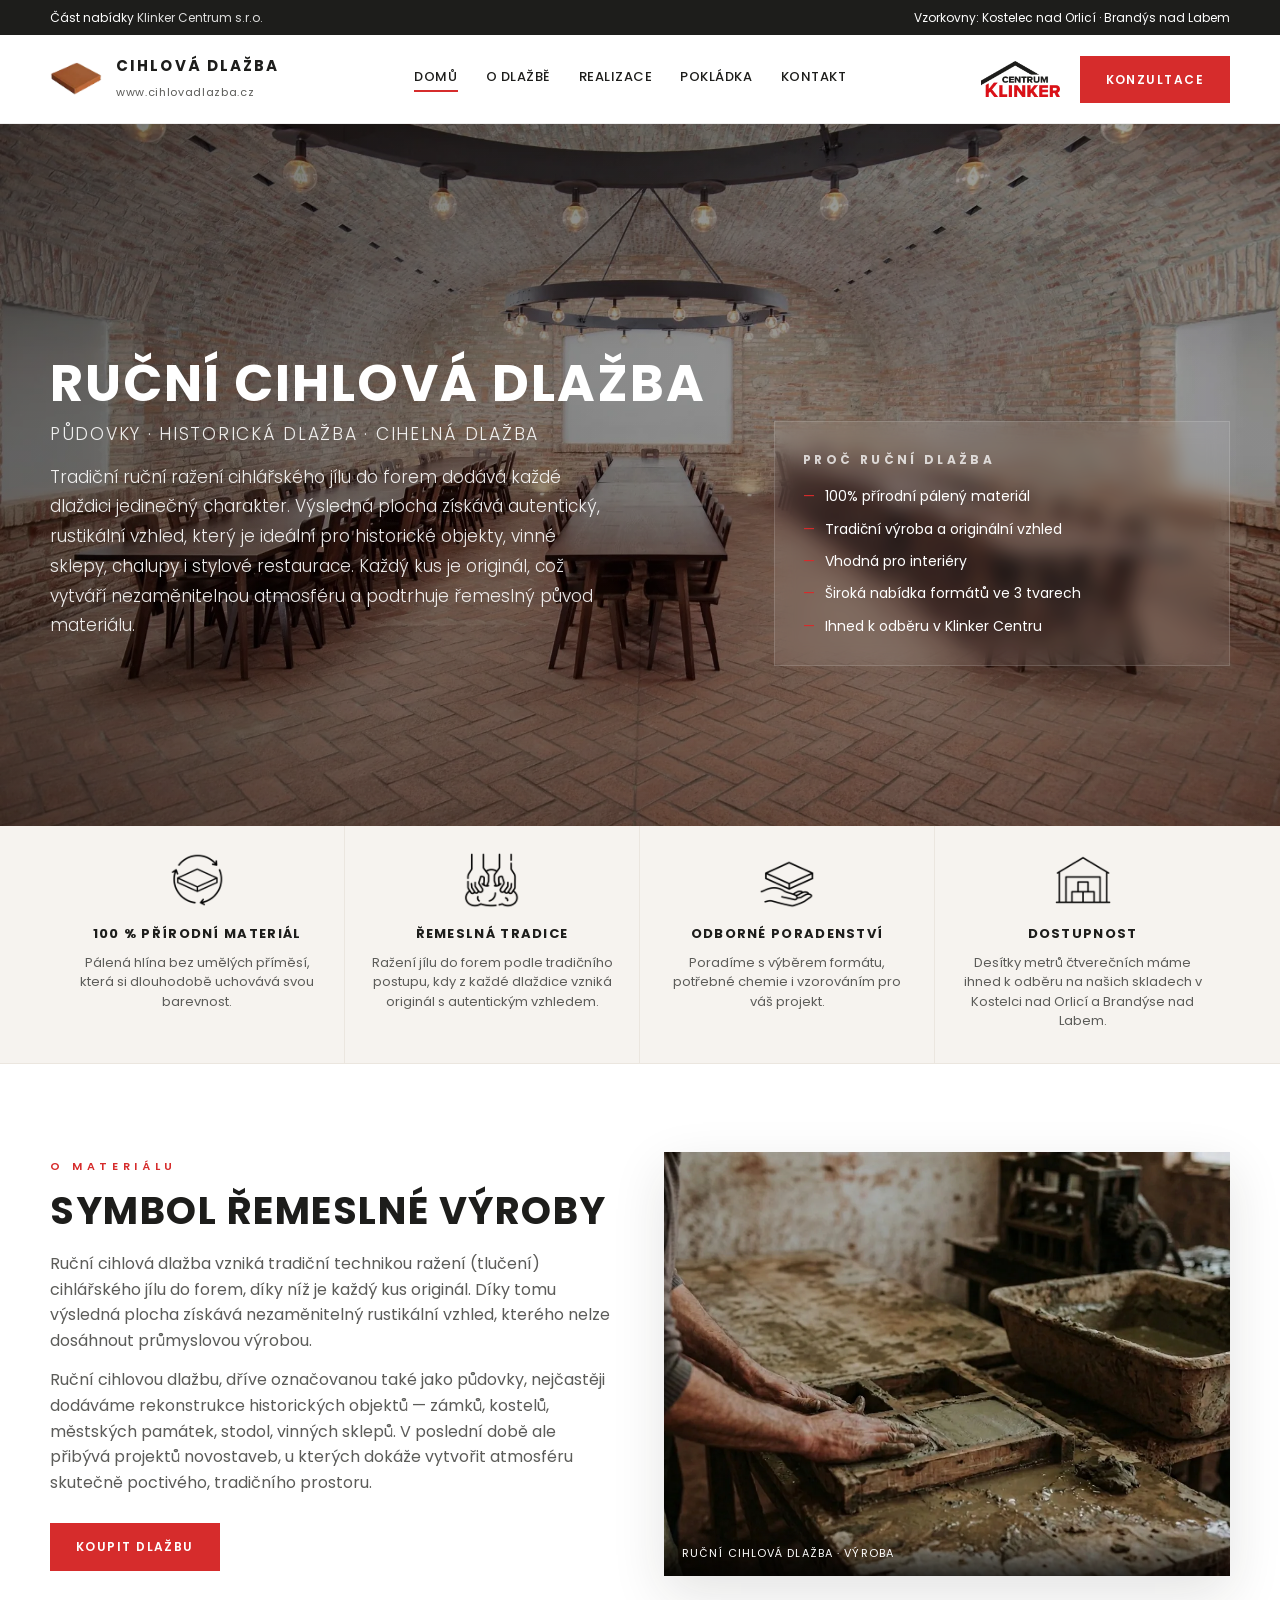
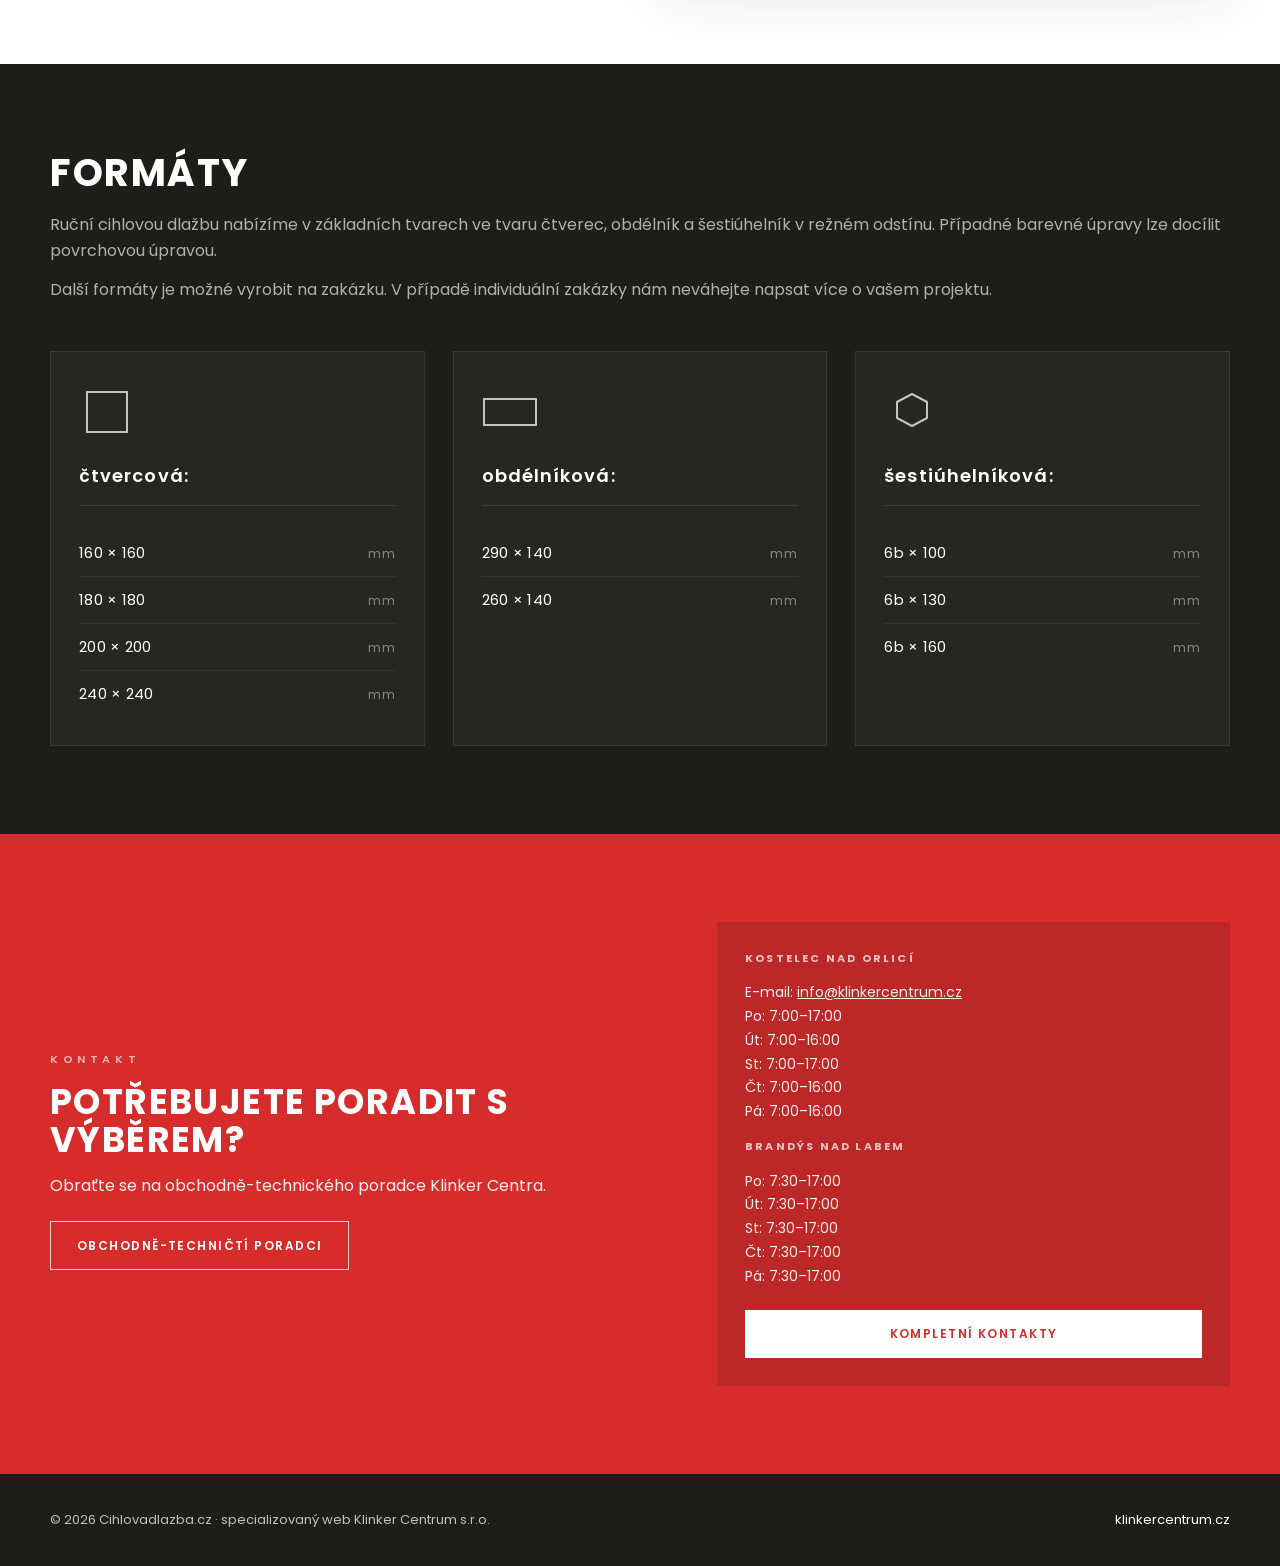
<file: index.html>
<!DOCTYPE html>
<html lang="cs">
<head>
  <meta charset="UTF-8" />
  <meta name="viewport" content="width=device-width, initial-scale=1" />
  <link rel="icon" href="assets/cihlovadlazba/ikony/ikona_vlevo_nahore.webp" type="image/webp" />
  <link rel="apple-touch-icon" href="assets/cihlovadlazba/ikony/ikona_vlevo_nahore.webp" />
  <title>Cihlová dlažba | Ruční cihlová dlažba – Klinker Centrum</title>
  <link rel="preconnect" href="https://fonts.gstatic.com" crossorigin />
  <link href="https://fonts.googleapis.com/css2?family=Poppins:wght@300;400;500;600;700&display=swap" rel="stylesheet" />
  <link href="assets/cihlovadlazba/site.css" rel="stylesheet" />
</head>
<body>

  <div class="topbar">
    <div class="wrap">
      <span>Část nabídky <a href="https://www.klinkercentrum.cz/" target="_blank" rel="noopener">Klinker Centrum s.r.o.</a></span>
      <span>Vzorkovny: Kostelec nad Orlicí · Brandýs nad Labem</span>
    </div>
  </div>

  <header class="site-header">
    <div class="wrap header-inner">
      <a href="index.html" class="brand">
        <div class="brand-mark">
          <img src="assets/cihlovadlazba/ikony/ikona_vlevo_nahore.webp" alt="" width="52" height="52" />
        </div>
        <div class="brand-text">
          <strong>Cihlová dlažba</strong>
          <small>www.cihlovadlazba.cz</small>
        </div>
      </a>
      <nav class="main-nav" id="main-nav" aria-label="Hlavní navigace">
        <a href="index.html" class="active">Domů</a>
        <a href="#o-dlazbe">O dlažbě</a>
        <a href="realizace.html">Realizace</a>
        <a href="pokladka.html">Pokládka</a>
        <a href="https://www.klinkercentrum.cz/kontakt" target="_blank" rel="noopener">Kontakt</a>
      </nav>
      <div class="header-actions">
        <a class="header-logo" href="https://www.klinkercentrum.cz/" target="_blank" rel="noopener">
          <img src="assets/cihlovadlazba/logo-klinkercentrum.webp" alt="Klinker Centrum" width="150" height="36" />
        </a>
        <a class="btn btn-primary header-cta" href="https://www.klinkercentrum.cz/kontakt" target="_blank" rel="noopener">Konzultace</a>
        <button type="button" class="nav-toggle" aria-expanded="false" aria-controls="main-nav" aria-label="Otevřít menu">
          <span class="nav-toggle-bar" aria-hidden="true"></span>
          <span class="nav-toggle-bar" aria-hidden="true"></span>
          <span class="nav-toggle-bar" aria-hidden="true"></span>
        </button>
      </div>
    </div>
  </header>

  <section class="hero">
    <div class="hero-bg" aria-hidden="true"></div>
    <div class="wrap hero-content">
      <div class="hero-grid">
        <h1 class="catalog-title hero-grid-title">Ruční cihlová dlažba</h1>
        <div class="hero-body">
          <p class="hero-subtitle">Půdovky · historická dlažba · cihelná dlažba</p>
          <p class="hero-lead">
            Tradiční ruční ražení cihlářského jílu do forem dodává každé dlaždici jedinečný charakter.
            Výsledná plocha získává autentický, rustikální vzhled, který je ideální pro historické objekty,
            vinné sklepy, chalupy i stylové restaurace. Každý kus je originál, což vytváří nezaměnitelnou
            atmosféru a podtrhuje řemeslný původ materiálu.
          </p>
        </div>
        <aside class="hero-card">
          <h3>Proč ruční dlažba</h3>
          <ul>
            <li>100% přírodní pálený materiál</li>
            <li>Tradiční výroba a originální vzhled</li>
            <li>Vhodná pro interiéry</li>
            <li>Široká nabídka formátů ve 3 tvarech</li>
            <li>Ihned k odběru v Klinker Centru</li>
          </ul>
        </aside>
      </div>
    </div>
  </section>

  <div class="usp">
    <div class="wrap usp-grid">
      <div class="usp-item">
        <div class="usp-icon" aria-hidden="true">
          <img src="assets/cihlovadlazba/ikony/ikona_prirodni_material.webp" alt="" width="56" height="56" />
        </div>
        <strong>100 % přírodní materiál</strong>
        <p>Pálená hlína bez umělých příměsí, která si dlouhodobě uchovává svou barevnost.</p>
      </div>
      <div class="usp-item">
        <div class="usp-icon" aria-hidden="true">
          <img src="assets/cihlovadlazba/ikony/ikona_remeslna_vyroba.webp" alt="" width="56" height="56" />
        </div>
        <strong>Řemeslná tradice</strong>
        <p>Ražení jílu do forem podle tradičního postupu, kdy z každé dlaždice vzniká originál s autentickým vzhledem.</p>
      </div>
      <div class="usp-item">
        <div class="usp-icon" aria-hidden="true">
          <img src="assets/cihlovadlazba/ikony/ikona_poradenstvi.webp" alt="" width="56" height="56" />
        </div>
        <strong>Odborné poradenství</strong>
        <p>Poradíme s výběrem formátu, potřebné chemie i vzorováním pro váš projekt.</p>
      </div>
      <div class="usp-item">
        <div class="usp-icon" aria-hidden="true">
          <img src="assets/cihlovadlazba/ikony/ikona_dostupnost.webp" alt="" width="56" height="56" />
        </div>
        <strong>Dostupnost</strong>
        <p>Desítky metrů čtverečních máme ihned k odběru na našich skladech v Kostelci nad Orlicí a Brandýse nad Labem.</p>
      </div>
    </div>
  </div>

  <section id="o-dlazbe">
    <div class="wrap split">
      <div>
        <p class="catalog-label">O materiálu</p>
        <h2 class="catalog-title" style="font-size: clamp(1.6rem, 3vw, 2.4rem);">
          Symbol řemeslné výroby
        </h2>
        <p style="margin-top: 20px; color: var(--muted); font-size: 16px;">
          Ruční cihlová dlažba vzniká tradiční technikou ražení (tlučení) cihlářského jílu do forem,
          díky níž je každý kus originál. Díky tomu výsledná plocha získává nezaměnitelný rustikální
          vzhled, kterého nelze dosáhnout průmyslovou výrobou.
        </p>
        <p style="margin-top: 14px; color: var(--muted); font-size: 16px;">
          Ruční cihlovou dlažbu, dříve označovanou také jako půdovky, nejčastěji dodáváme
          rekonstrukce historických objektů — zámků, kostelů, městských památek, stodol, vinných sklepů.
          V poslední době ale přibývá projektů novostaveb, u kterých dokáže vytvořit atmosféru skutečně
          poctivého, tradičního prostoru.
        </p>
        <a class="btn btn-primary" href="https://www.klinkercentrum.cz/historicka-dlazba" target="_blank" rel="noopener" style="margin-top: 28px;">
          Koupit dlažbu
        </a>
      </div>
      <figure class="photo-frame">
        <img src="assets/cihlovadlazba/o-dlazbe/vyroba_cihlovas_dlazba_1.webp" alt="Výroba ruční cihlové dlažby" />
        <figcaption>Ruční cihlová dlažba · výroba</figcaption>
      </figure>
    </div>
  </section>

  <section class="formats" id="formaty">
    <div class="wrap">
      <div class="section-head">
        <h2 class="catalog-title" style="font-size: clamp(1.6rem, 3vw, 2.4rem);">
          Formáty
        </h2>
        <p style="color: rgba(255,255,255,0.65);">
          Ruční cihlovou dlažbu nabízíme v základních tvarech ve tvaru čtverec, obdélník a šestiúhelník
          v režném odstínu. Případné barevné úpravy lze docílit povrchovou úpravou.
        </p>
        <p style="color: rgba(255,255,255,0.65); margin-top: 14px;">
          Další formáty je možné vyrobit na zakázku. V případě individuální zakázky nám neváhejte napsat
          více o vašem projektu.
        </p>
      </div>
      <div class="format-groups">
        <article class="format-group">
          <div class="format-shape-wrap" aria-hidden="true">
            <svg class="format-shape format-shape--square" viewBox="0 0 44 44" width="44" height="44" focusable="false" aria-hidden="true">
              <rect x="2" y="2" width="40" height="40" fill="none" stroke="currentColor" stroke-width="2" />
            </svg>
          </div>
          <h3 class="format-group-title">Čtvercová</h3>
          <ul class="format-sizes">
            <li><span class="dim">160 × 160</span><span class="unit">mm</span></li>
            <li><span class="dim">180 × 180</span><span class="unit">mm</span></li>
            <li><span class="dim">200 × 200</span><span class="unit">mm</span></li>
            <li><span class="dim">240 × 240</span><span class="unit">mm</span></li>
          </ul>
        </article>
        <article class="format-group">
          <div class="format-shape-wrap" aria-hidden="true">
            <svg class="format-shape format-shape--rect" viewBox="0 0 56 30" width="56" height="30" focusable="false" aria-hidden="true">
              <rect x="2" y="2" width="52" height="26" fill="none" stroke="currentColor" stroke-width="2" />
            </svg>
          </div>
          <h3 class="format-group-title">Obdélníková</h3>
          <ul class="format-sizes">
            <li><span class="dim">290 × 140</span><span class="unit">mm</span></li>
            <li><span class="dim">260 × 140</span><span class="unit">mm</span></li>
          </ul>
        </article>
        <article class="format-group">
          <div class="format-shape-wrap" aria-hidden="true">
            <svg class="format-shape format-shape--hex" viewBox="0 0 44 44" width="44" height="44" focusable="false" aria-hidden="true">
              <polygon points="22,4 37,12 37,28 22,36 7,28 7,12" fill="none" stroke="currentColor" stroke-width="2" stroke-linejoin="round" />
            </svg>
          </div>
          <h3 class="format-group-title">Šestiúhelníková</h3>
          <ul class="format-sizes">
            <li><span class="dim">6b × 100</span><span class="unit">mm</span></li>
            <li><span class="dim">6b × 130</span><span class="unit">mm</span></li>
            <li><span class="dim">6b × 160</span><span class="unit">mm</span></li>
          </ul>
        </article>
      </div>
    </div>
  </section>

  <section class="contact-band" id="kontakt">
    <div class="wrap contact-grid">
      <div>
        <p class="catalog-label" style="color: rgba(255,255,255,0.7);">Kontakt</p>
        <h2 class="catalog-title" style="font-size: clamp(1.6rem, 3vw, 2.2rem);">
          Potřebujete poradit s výběrem?
        </h2>
        <p>Obraťte se na obchodně-technického poradce Klinker Centra.</p>
        <a class="btn btn-outline" href="https://www.klinkercentrum.cz/kontakt" target="_blank" rel="noopener">
          Obchodně-techničtí poradci
        </a>
      </div>
      <div class="contact-box">
        <div class="contact-location">
          <strong>Kostelec nad Orlicí</strong>
          <p class="contact-hours">
            E-mail: <a href="mailto:info@klinkercentrum.cz">info@klinkercentrum.cz</a><br />
            Po: 7:00–17:00<br />
            Út: 7:00–16:00<br />
            St: 7:00–17:00<br />
            Čt: 7:00–16:00<br />
            Pá: 7:00–16:00
          </p>
        </div>
        <div class="contact-location">
          <strong>Brandýs nad Labem</strong>
          <p class="contact-hours">
            Po: 7:30–17:00<br />
            Út: 7:30–17:00<br />
            St: 7:30–17:00<br />
            Čt: 7:30–17:00<br />
            Pá: 7:30–17:00
          </p>
        </div>
        <a class="btn btn-primary" href="https://www.klinkercentrum.cz/kontakt" target="_blank" rel="noopener">
          Kompletní kontakty
        </a>
      </div>
    </div>
  </section>

  <footer>
    <div class="wrap footer-inner">
      <span>© 2026 Cihlovadlazba.cz · specializovaný web Klinker Centrum s.r.o.</span>
      <a href="https://www.klinkercentrum.cz/" target="_blank" rel="noopener">klinkercentrum.cz</a>
    </div>
  </footer>

  <script src="assets/cihlovadlazba/mobile-nav.js"></script>
</body>
</html>
</file>
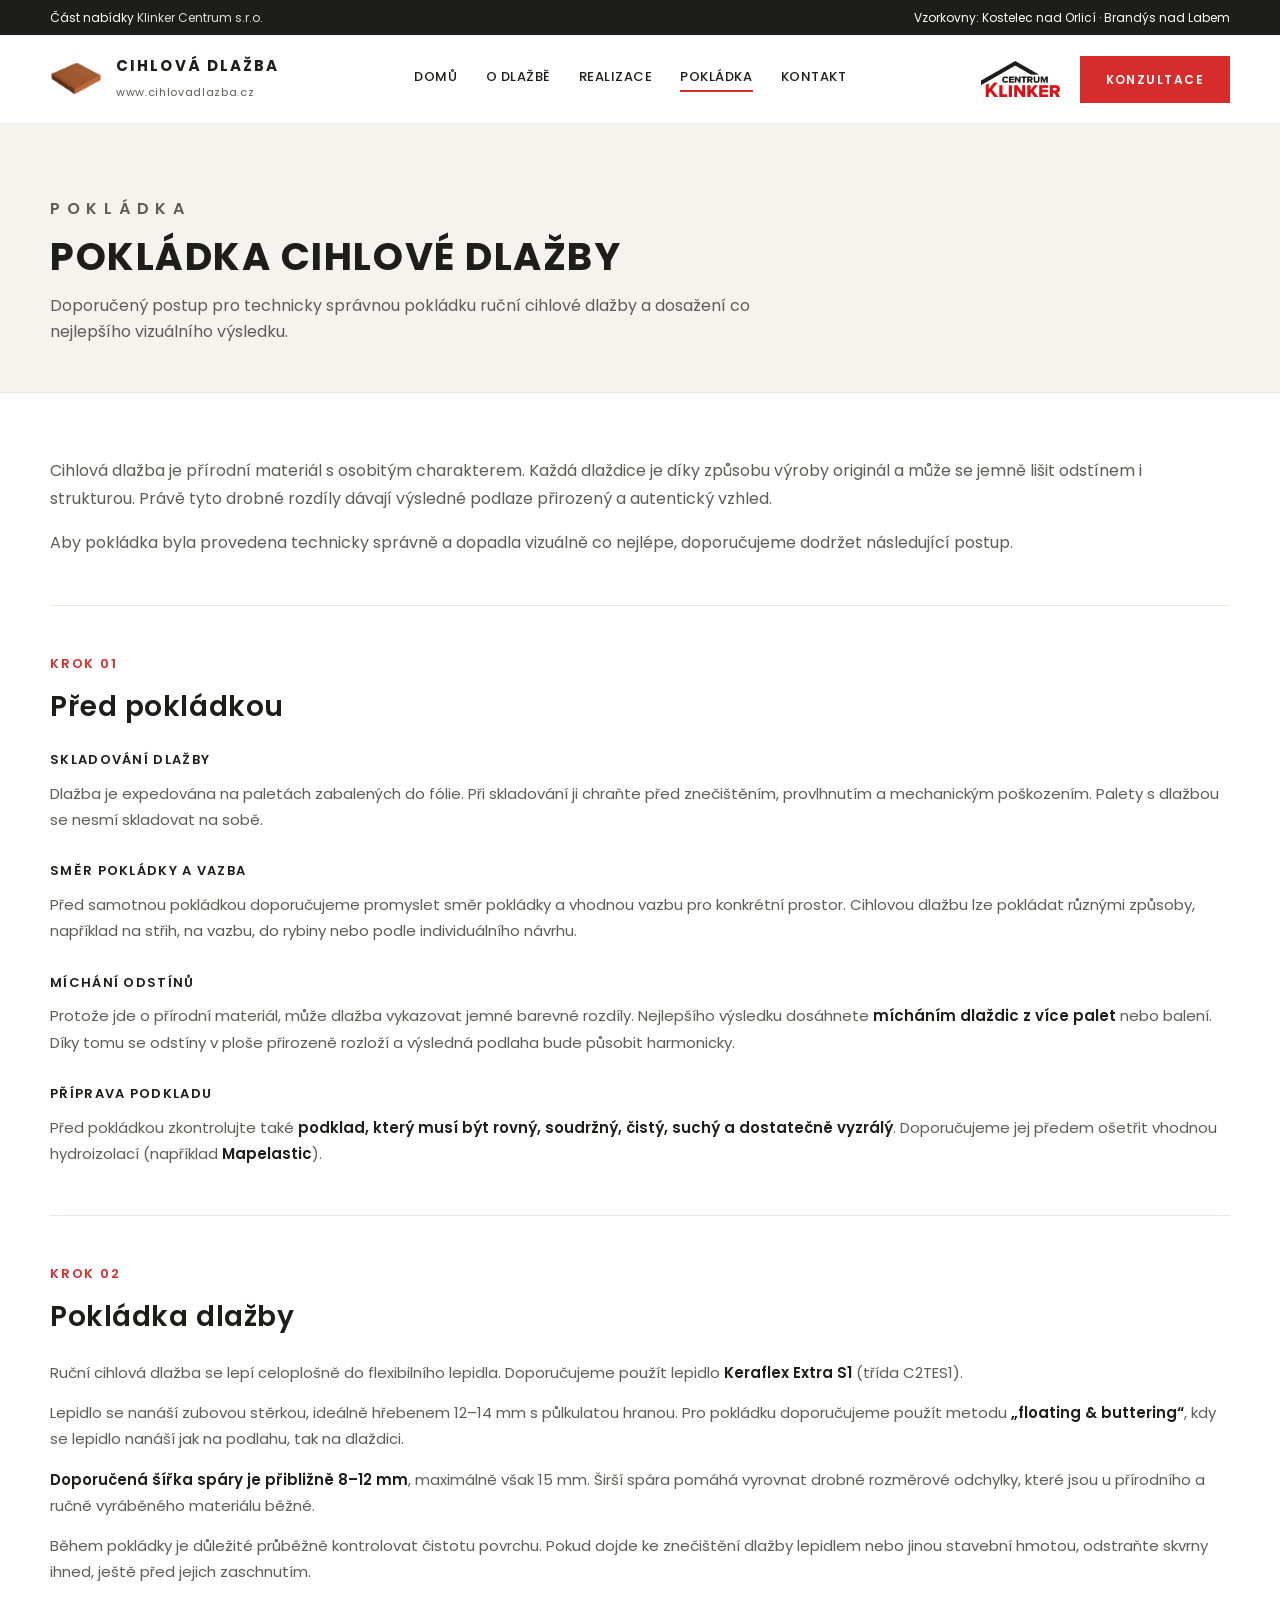
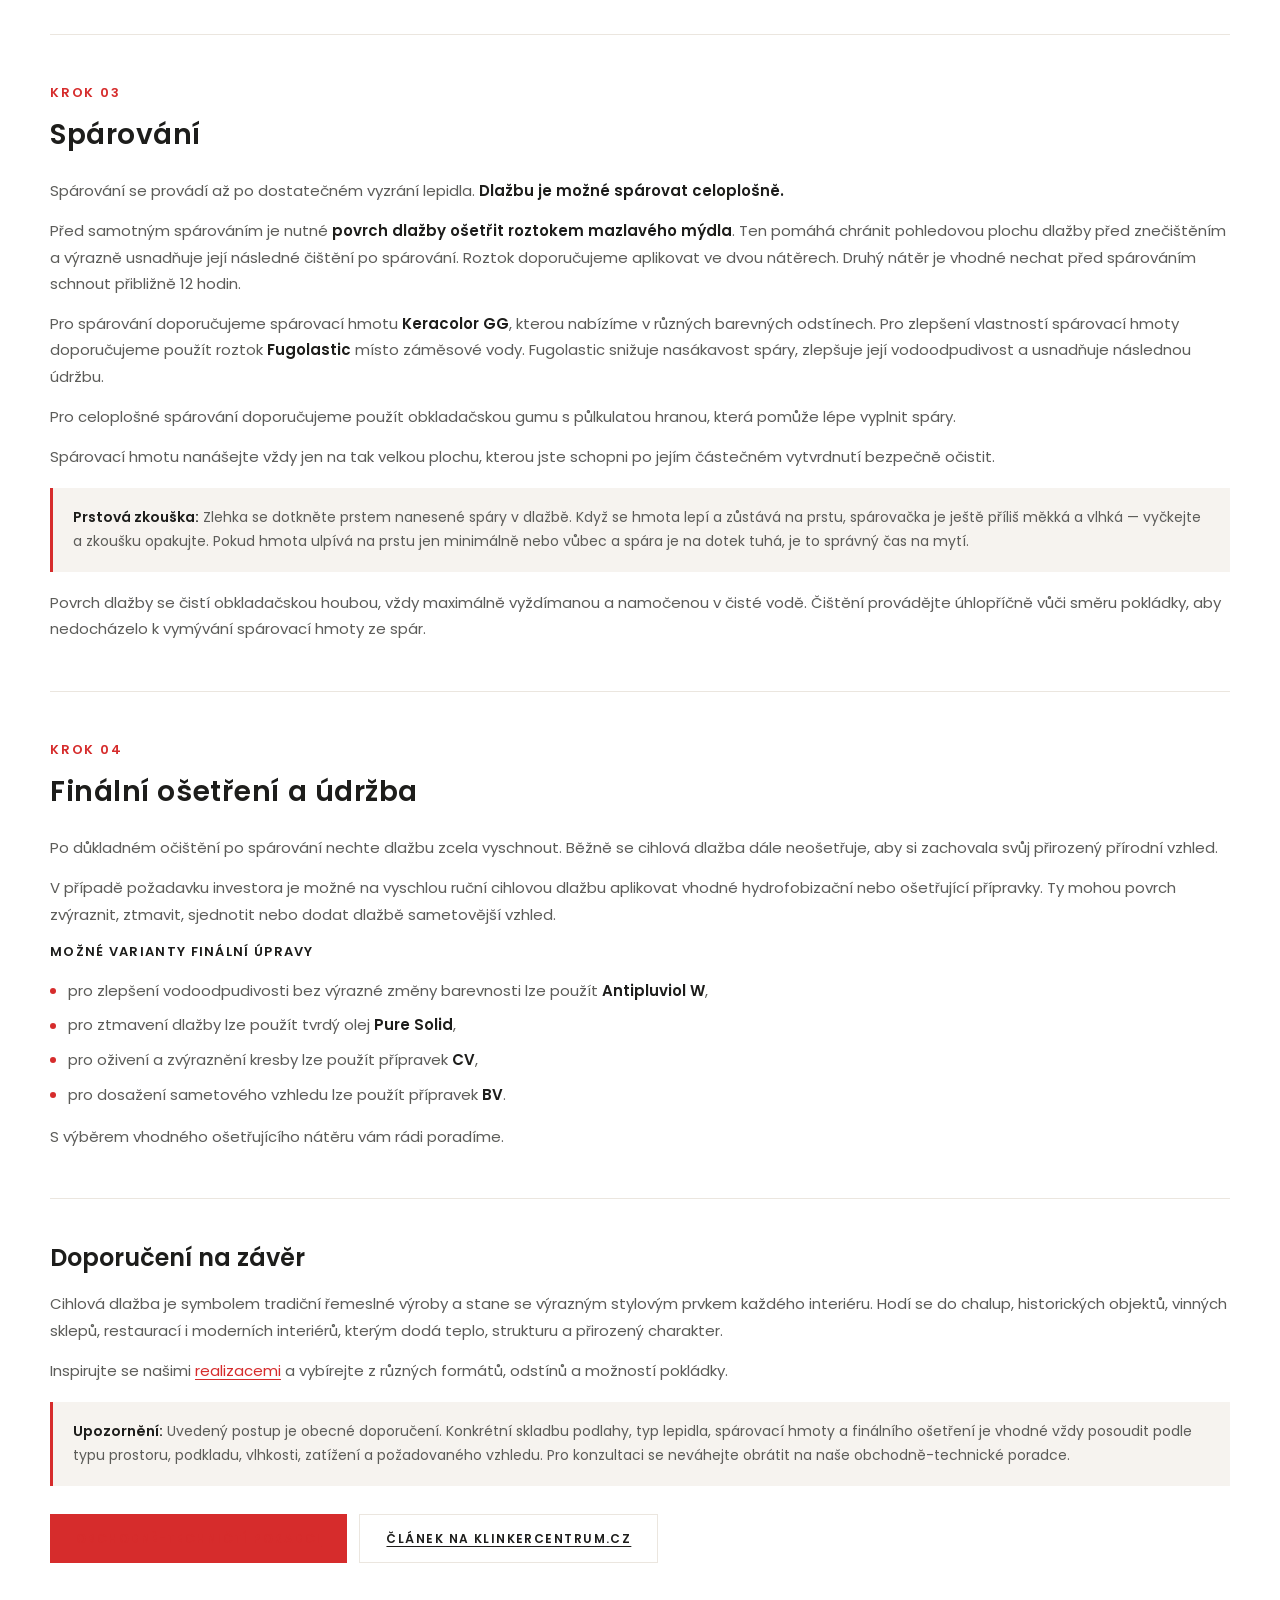
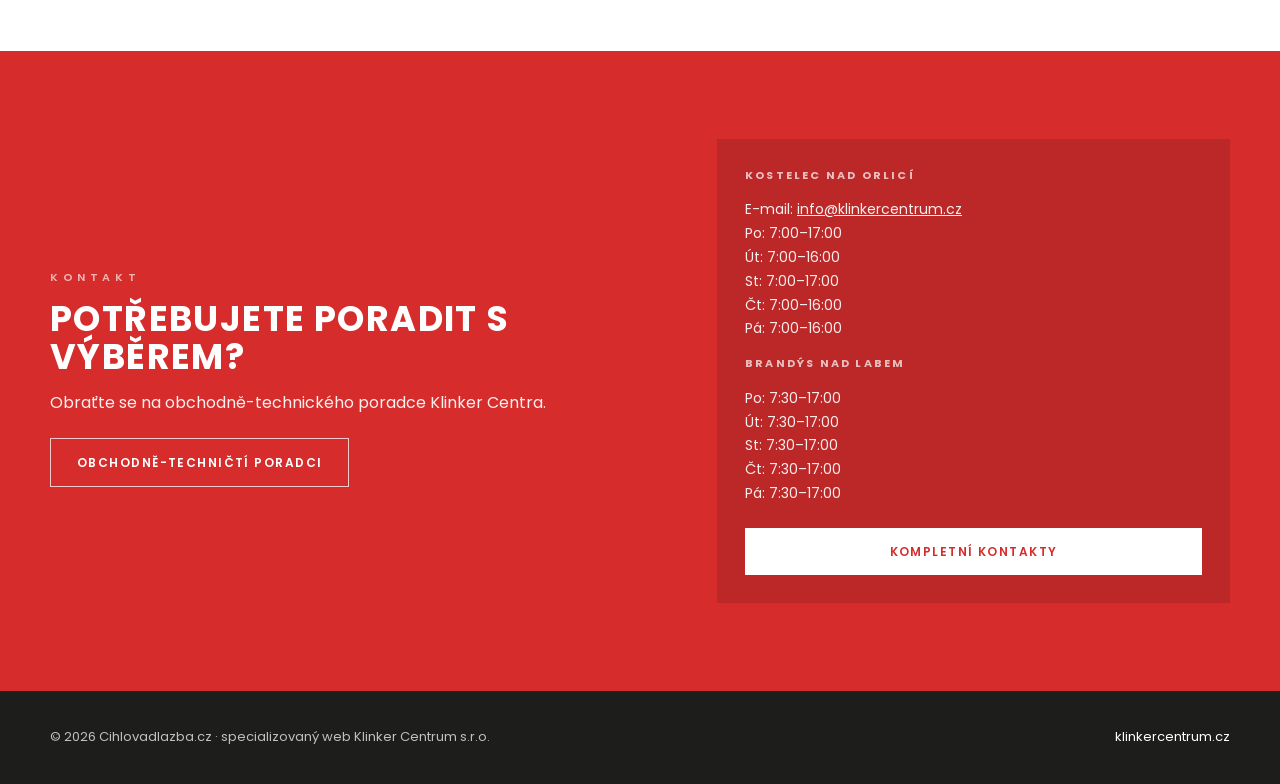
<file: pokladka.html>
<!DOCTYPE html>
<html lang="cs">
<head>
  <meta charset="UTF-8" />
  <meta name="viewport" content="width=device-width, initial-scale=1" />
  <link rel="icon" href="assets/cihlovadlazba/ikony/ikona_vlevo_nahore.webp" type="image/webp" />
  <link rel="apple-touch-icon" href="assets/cihlovadlazba/ikony/ikona_vlevo_nahore.webp" />
  <title>Pokládka cihlové dlažby | Cihlová dlažba – Klinker Centrum</title>
  <link rel="preconnect" href="https://fonts.gstatic.com" crossorigin />
  <link href="https://fonts.googleapis.com/css2?family=Poppins:wght@300;400;500;600;700&display=swap" rel="stylesheet" />
  <link href="assets/cihlovadlazba/site.css" rel="stylesheet" />
</head>
<body>

  <div class="topbar">
    <div class="wrap">
      <span>Část nabídky <a href="https://www.klinkercentrum.cz/" target="_blank" rel="noopener">Klinker Centrum s.r.o.</a></span>
      <span>Vzorkovny: Kostelec nad Orlicí · Brandýs nad Labem</span>
    </div>
  </div>

  <header class="site-header">
    <div class="wrap header-inner">
      <a href="index.html" class="brand">
        <div class="brand-mark">
          <img src="assets/cihlovadlazba/ikony/ikona_vlevo_nahore.webp" alt="" width="52" height="52" />
        </div>
        <div class="brand-text">
          <strong>Cihlová dlažba</strong>
          <small>www.cihlovadlazba.cz</small>
        </div>
      </a>
      <nav class="main-nav" id="main-nav" aria-label="Hlavní navigace">
        <a href="index.html">Domů</a>
        <a href="index.html#o-dlazbe">O dlažbě</a>
        <a href="realizace.html">Realizace</a>
        <a href="pokladka.html" class="active">Pokládka</a>
        <a href="https://www.klinkercentrum.cz/kontakt" target="_blank" rel="noopener">Kontakt</a>
      </nav>
      <div class="header-actions">
        <a class="header-logo" href="https://www.klinkercentrum.cz/" target="_blank" rel="noopener">
          <img src="assets/cihlovadlazba/logo-klinkercentrum.webp" alt="Klinker Centrum" width="150" height="36" />
        </a>
        <a class="btn btn-primary header-cta" href="https://www.klinkercentrum.cz/kontakt" target="_blank" rel="noopener">Konzultace</a>
        <button type="button" class="nav-toggle" aria-expanded="false" aria-controls="main-nav" aria-label="Otevřít menu">
          <span class="nav-toggle-bar" aria-hidden="true"></span>
          <span class="nav-toggle-bar" aria-hidden="true"></span>
          <span class="nav-toggle-bar" aria-hidden="true"></span>
        </button>
      </div>
    </div>
  </header>

  <section class="page-hero">
    <div class="wrap">
      <p class="catalog-label">Pokládka</p>
      <h1 class="catalog-title">Pokládka cihlové dlažby</h1>
      <p>Doporučený postup pro technicky správnou pokládku ruční cihlové dlažby a dosažení co nejlepšího vizuálního výsledku.</p>
    </div>
  </section>

  <section class="page-content">
    <div class="wrap">
      <div class="guide-intro">
        <p>
          Cihlová dlažba je přírodní materiál s osobitým charakterem. Každá dlaždice je díky způsobu výroby originál
          a může se jemně lišit odstínem i strukturou. Právě tyto drobné rozdíly dávají výsledné podlaze přirozený
          a autentický vzhled.
        </p>
        <p>
          Aby pokládka byla provedena technicky správně a dopadla vizuálně co nejlépe, doporučujeme dodržet
          následující postup.
        </p>
      </div>

      <article class="guide-phase">
        <span class="guide-phase-num">Krok 01</span>
        <h2>Před pokládkou</h2>

        <h3>Skladování dlažby</h3>
        <p>
          Dlažba je expedována na paletách zabalených do fólie. Při skladování ji chraňte před znečištěním,
          provlhnutím a mechanickým poškozením. Palety s dlažbou se nesmí skladovat na sobě.
        </p>

        <h3>Směr pokládky a vazba</h3>
        <p>
          Před samotnou pokládkou doporučujeme promyslet směr pokládky a vhodnou vazbu pro konkrétní prostor.
          Cihlovou dlažbu lze pokládat různými způsoby, například na střih, na vazbu, do rybiny nebo podle
          individuálního návrhu.
        </p>

        <h3>Míchání odstínů</h3>
        <p>
          Protože jde o přírodní materiál, může dlažba vykazovat jemné barevné rozdíly. Nejlepšího výsledku
          dosáhnete <strong>mícháním dlaždic z více palet</strong> nebo balení. Díky tomu se odstíny v ploše přirozeně rozloží
          a výsledná podlaha bude působit harmonicky.
        </p>

        <h3>Příprava podkladu</h3>
        <p>
          Před pokládkou zkontrolujte také <strong>podklad, který musí být rovný, soudržný, čistý, suchý a dostatečně vyzrálý</strong>.
          Doporučujeme jej předem ošetřit vhodnou hydroizolací (například <strong>Mapelastic</strong>).
        </p>
      </article>

      <article class="guide-phase">
        <span class="guide-phase-num">Krok 02</span>
        <h2>Pokládka dlažby</h2>

        <p>
          Ruční cihlová dlažba se lepí celoplošně do flexibilního lepidla. Doporučujeme použít lepidlo
          <strong>Keraflex Extra S1</strong> (třída C2TES1).
        </p>
        <p>
          Lepidlo se nanáší zubovou stěrkou, ideálně hřebenem 12–14&nbsp;mm s půlkulatou hranou. Pro pokládku
          doporučujeme použít metodu <strong>„floating &amp; buttering“</strong>, kdy se lepidlo nanáší jak na podlahu, tak na dlaždici.
        </p>
        <p>
          <strong>Doporučená šířka spáry je přibližně 8–12&nbsp;mm</strong>, maximálně však 15&nbsp;mm. Širší spára pomáhá vyrovnat
          drobné rozměrové odchylky, které jsou u přírodního a ručně vyráběného materiálu běžné.
        </p>
        <p>
          Během pokládky je důležité průběžně kontrolovat čistotu povrchu. Pokud dojde ke znečištění dlažby lepidlem
          nebo jinou stavební hmotou, odstraňte skvrny ihned, ještě před jejich zaschnutím.
        </p>
      </article>

      <article class="guide-phase">
        <span class="guide-phase-num">Krok 03</span>
        <h2>Spárování</h2>

        <p>
          Spárování se provádí až po dostatečném vyzrání lepidla. <strong>Dlažbu je možné spárovat celoplošně.</strong>
        </p>
        <p>
          Před samotným spárováním je nutné <strong>povrch dlažby ošetřit roztokem mazlavého mýdla</strong>. Ten pomáhá chránit
          pohledovou plochu dlažby před znečištěním a výrazně usnadňuje její následné čištění po spárování.
          Roztok doporučujeme aplikovat ve dvou nátěrech. Druhý nátěr je vhodné nechat před spárováním schnout
          přibližně 12 hodin.
        </p>
        <p>
          Pro spárování doporučujeme spárovací hmotu <strong>Keracolor GG</strong>, kterou nabízíme v různých barevných odstínech.
          Pro zlepšení vlastností spárovací hmoty doporučujeme použít roztok <strong>Fugolastic</strong> místo záměsové vody.
          Fugolastic snižuje nasákavost spáry, zlepšuje její vodoodpudivost a usnadňuje následnou údržbu.
        </p>
        <p>
          Pro celoplošné spárování doporučujeme použít obkladačskou gumu s půlkulatou hranou, která pomůže lépe
          vyplnit spáry.
        </p>
        <p>
          Spárovací hmotu nanášejte vždy jen na tak velkou plochu, kterou jste schopni po jejím částečném vytvrdnutí
          bezpečně očistit.
        </p>

        <div class="guide-note">
          <strong>Prstová zkouška:</strong> Zlehka se dotkněte prstem nanesené spáry v dlažbě. Když se hmota lepí
          a zůstává na prstu, spárovačka je ještě příliš měkká a vlhká — vyčkejte a zkoušku opakujte. Pokud hmota
          ulpívá na prstu jen minimálně nebo vůbec a spára je na dotek tuhá, je to správný čas na mytí.
        </div>

        <p style="margin-top: 18px;">
          Povrch dlažby se čistí obkladačskou houbou, vždy maximálně vyždímanou a namočenou v čisté vodě. Čištění
          provádějte úhlopříčně vůči směru pokládky, aby nedocházelo k vymývání spárovací hmoty ze spár.
        </p>
      </article>

      <article class="guide-phase">
        <span class="guide-phase-num">Krok 04</span>
        <h2>Finální ošetření a údržba</h2>

        <p>
          Po důkladném očištění po spárování nechte dlažbu zcela vyschnout. Běžně se cihlová dlažba dále neošetřuje,
          aby si zachovala svůj přirozený přírodní vzhled.
        </p>
        <p>
          V případě požadavku investora je možné na vyschlou ruční cihlovou dlažbu aplikovat vhodné hydrofobizační
          nebo ošetřující přípravky. Ty mohou povrch zvýraznit, ztmavit, sjednotit nebo dodat dlažbě sametovější vzhled.
        </p>

        <h3>Možné varianty finální úpravy</h3>
        <ul class="guide-list">
          <li>pro zlepšení vodoodpudivosti bez výrazné změny barevnosti lze použít <strong>Antipluviol W</strong>,</li>
          <li>pro ztmavení dlažby lze použít tvrdý olej <strong>Pure Solid</strong>,</li>
          <li>pro oživení a zvýraznění kresby lze použít přípravek <strong>CV</strong>,</li>
          <li>pro dosažení sametového vzhledu lze použít přípravek <strong>BV</strong>.</li>
        </ul>
        <p>S výběrem vhodného ošetřujícího nátěru vám rádi poradíme.</p>
      </article>

      <div class="guide-closing">
        <h2>Doporučení na závěr</h2>
        <p>
          Cihlová dlažba je symbolem tradiční řemeslné výroby a stane se výrazným stylovým prvkem každého interiéru.
          Hodí se do chalup, historických objektů, vinných sklepů, restaurací i moderních interiérů, kterým dodá teplo,
          strukturu a přirozený charakter.
        </p>
        <p>
          Inspirujte se našimi <a href="realizace.html">realizacemi</a> a vybírejte z různých formátů, odstínů
          a možností pokládky.
        </p>

        <div class="guide-note">
          <strong>Upozornění:</strong> Uvedený postup je obecné doporučení. Konkrétní skladbu podlahy, typ lepidla,
          spárovací hmoty a finálního ošetření je vhodné vždy posoudit podle typu prostoru, podkladu, vlhkosti,
          zatížení a požadovaného vzhledu. Pro konzultaci se neváhejte obrátit na naše obchodně-technické poradce.
        </div>

        <div class="guide-actions">
          <a class="btn btn-primary" href="https://www.klinkercentrum.cz/kontakt" target="_blank" rel="noopener">Obchodně-techničtí poradci</a>
          <a class="btn btn-outline" href="https://www.klinkercentrum.cz/navod-historicka-cihlova-dlazba" target="_blank" rel="noopener">Článek na klinkercentrum.cz</a>
        </div>
      </div>
    </div>
  </section>

  <section class="contact-band">
    <div class="wrap contact-grid">
      <div>
        <p class="catalog-label" style="color: rgba(255,255,255,0.7);">Kontakt</p>
        <h2 class="catalog-title" style="font-size: clamp(1.6rem, 3vw, 2.2rem);">
          Potřebujete poradit s výběrem?
        </h2>
        <p>Obraťte se na obchodně-technického poradce Klinker Centra.</p>
        <a class="btn btn-outline" href="https://www.klinkercentrum.cz/kontakt" target="_blank" rel="noopener">
          Obchodně-techničtí poradci
        </a>
      </div>
      <div class="contact-box">
        <div class="contact-location">
          <strong>Kostelec nad Orlicí</strong>
          <p class="contact-hours">
            E-mail: <a href="mailto:info@klinkercentrum.cz">info@klinkercentrum.cz</a><br />
            Po: 7:00–17:00<br />
            Út: 7:00–16:00<br />
            St: 7:00–17:00<br />
            Čt: 7:00–16:00<br />
            Pá: 7:00–16:00
          </p>
        </div>
        <div class="contact-location">
          <strong>Brandýs nad Labem</strong>
          <p class="contact-hours">
            Po: 7:30–17:00<br />
            Út: 7:30–17:00<br />
            St: 7:30–17:00<br />
            Čt: 7:30–17:00<br />
            Pá: 7:30–17:00
          </p>
        </div>
        <a class="btn btn-primary" href="https://www.klinkercentrum.cz/kontakt" target="_blank" rel="noopener">
          Kompletní kontakty
        </a>
      </div>
    </div>
  </section>

  <footer>
    <div class="wrap footer-inner">
      <span>© 2026 Cihlovadlazba.cz · specializovaný web Klinker Centrum s.r.o.</span>
      <a href="https://www.klinkercentrum.cz/" target="_blank" rel="noopener">klinkercentrum.cz</a>
    </div>
  </footer>

  <script src="assets/cihlovadlazba/mobile-nav.js"></script>
</body>
</html>
</file>
<file: assets/cihlovadlazba/site.css>
:root {
      --ink: #1d1d1b;
      --red: #d62c2c;
      --red-dark: #b82424;
      --brick: #654321;
      --warm: #f6f3ef;
      --sand: #ebe6df;
      --muted: #5c5c59;
      --white: #ffffff;
      --shadow: 0 18px 50px rgba(29, 29, 27, 0.12);
      --radius: 4px;
    }

    * { box-sizing: border-box; margin: 0; padding: 0; }

    body {
      font-family: "Poppins", system-ui, sans-serif;
      color: var(--ink);
      background: var(--white);
      line-height: 1.6;
    }

    img { display: block; max-width: 100%; }

    a { color: inherit; text-decoration: none; }

    .wrap { width: min(1180px, calc(100% - 40px)); margin: 0 auto; }

    /* —— Katalog: rozestupy v nadpisech —— */
    .catalog-label {
      font-size: 11px;
      font-weight: 600;
      letter-spacing: 0.42em;
      text-transform: uppercase;
      color: var(--red);
      margin-bottom: 14px;
    }

    .catalog-title {
      font-size: clamp(2rem, 4vw, 3.2rem);
      font-weight: 700;
      line-height: 1.08;
      letter-spacing: 0.04em;
      text-transform: uppercase;
    }

    .catalog-title span {
      display: block;
      font-weight: 300;
      letter-spacing: 0.18em;
      font-size: 0.42em;
      margin-top: 10px;
      color: var(--muted);
      text-transform: uppercase;
    }

    /* —— Header —— */
    .topbar {
      background: var(--ink);
      color: var(--white);
      font-size: 12px;
      padding: 8px 0;
    }

    .topbar .wrap {
      display: flex;
      justify-content: space-between;
      align-items: center;
      gap: 16px;
      flex-wrap: wrap;
    }

    .topbar a { opacity: 0.85; }
    .topbar a:hover { opacity: 1; color: #fff; }

    header.site-header {
      position: sticky;
      top: 0;
      z-index: 100;
      background: rgba(255,255,255,0.96);
      backdrop-filter: blur(8px);
      border-bottom: 1px solid rgba(0,0,0,0.06);
    }

    .header-inner {
      display: flex;
      align-items: center;
      justify-content: space-between;
      gap: 24px;
      padding: 18px 0;
    }

    .brand {
      display: flex;
      align-items: center;
      gap: 14px;
    }

    .brand-mark {
      width: 52px;
      height: 52px;
      flex-shrink: 0;
    }

    .brand-mark img {
      width: 100%;
      height: 100%;
      display: block;
      object-fit: contain;
    }

    .brand-text strong {
      display: block;
      font-size: 15px;
      letter-spacing: 0.14em;
      text-transform: uppercase;
    }

    .brand-text small {
      font-size: 11px;
      color: var(--muted);
      letter-spacing: 0.06em;
    }

    nav.main-nav {
      display: flex;
      gap: 28px;
      font-size: 13px;
      font-weight: 500;
      letter-spacing: 0.04em;
      text-transform: uppercase;
    }

    nav.main-nav a {
      position: relative;
      padding-bottom: 4px;
    }

    nav.main-nav a.active::after,
    nav.main-nav a:hover::after {
      content: "";
      position: absolute;
      left: 0;
      right: 0;
      bottom: 0;
      height: 2px;
      background: var(--red);
    }

    .header-actions {
      display: flex;
      align-items: center;
      gap: 20px;
      flex-shrink: 0;
    }

    .header-logo {
      display: block;
      line-height: 0;
      transition: opacity 0.2s;
    }

    .header-logo:hover { opacity: 0.85; }

    .header-logo img {
      height: 36px;
      width: auto;
      display: block;
    }

    .nav-toggle {
      display: none;
      flex-direction: column;
      justify-content: center;
      align-items: center;
      gap: 5px;
      width: 44px;
      height: 44px;
      padding: 0;
      border: none;
      background: transparent;
      cursor: pointer;
      flex-shrink: 0;
      -webkit-tap-highlight-color: transparent;
    }

    .nav-toggle-bar {
      display: block;
      width: 22px;
      height: 2px;
      background: var(--ink);
      transition: transform 0.2s ease, opacity 0.2s ease;
    }

    .site-header.is-open .nav-toggle-bar:nth-child(1) {
      transform: translateY(7px) rotate(45deg);
    }

    .site-header.is-open .nav-toggle-bar:nth-child(2) {
      opacity: 0;
    }

    .site-header.is-open .nav-toggle-bar:nth-child(3) {
      transform: translateY(-7px) rotate(-45deg);
    }

    body.nav-open {
      overflow: hidden;
    }

    .btn {
      display: inline-flex;
      align-items: center;
      justify-content: center;
      gap: 8px;
      padding: 14px 26px;
      font-size: 12px;
      font-weight: 600;
      letter-spacing: 0.12em;
      text-transform: uppercase;
      border: none;
      cursor: pointer;
      transition: transform 0.2s, background 0.2s;
    }

    .btn:hover { transform: translateY(-1px); }

    .btn-primary {
      background: var(--red);
      color: var(--white);
    }

    .btn-primary:hover { background: var(--red-dark); }

    .btn-outline {
      background: transparent;
      color: var(--white);
      border: 1px solid rgba(255,255,255,0.55);
    }

    .btn-outline:hover { background: rgba(255,255,255,0.08); }

    /* —— Hero —— */
    .hero {
      position: relative;
      min-height: 78vh;
      display: grid;
      align-items: end;
      color: var(--white);
      overflow: hidden;
    }

    .hero-bg {
      position: absolute;
      inset: 0;
      background:
        linear-gradient(110deg, rgba(0,0,0,0.35) 0%, rgba(0,0,0,0.15) 55%, rgba(0,0,0,0.05) 100%),
        linear-gradient(rgba(0,0,0,0.3), rgba(0,0,0,0.3)),
        url("hero/dlazba_valtice_hero.webp") center bottom / cover no-repeat;
    }

    .hero-content {
      position: relative;
      z-index: 1;
      padding: 80px 0 72px;
    }

    .hero-grid {
      display: grid;
      grid-template-columns: 1.2fr 0.8fr;
      grid-template-rows: auto auto;
      column-gap: 40px;
      row-gap: 10px;
      align-items: start;
    }

    .hero-grid-title {
      grid-column: 1;
      grid-row: 1;
    }

    .hero-body {
      grid-column: 1;
      grid-row: 2;
    }

    .hero-subtitle {
      margin: 0;
      font-weight: 300;
      text-transform: uppercase;
      color: rgba(255, 255, 255, 0.9);
      font-size: clamp(13px, 1.35vw, 18px);
      letter-spacing: 0.1em;
      white-space: nowrap;
    }

    .hero-lead {
      max-width: 560px;
      margin: 14px 0 0;
      font-size: 17px;
      font-weight: 300;
      line-height: 1.75;
      color: rgba(255,255,255,0.9);
    }

    .hero-card {
      grid-column: 2;
      grid-row: 2;
      align-self: start;
      background: rgba(255,255,255,0.08);
      border: 1px solid rgba(255,255,255,0.14);
      backdrop-filter: blur(10px);
      padding: 28px;
    }

    .hero-card h3 {
      font-size: 12px;
      letter-spacing: 0.28em;
      text-transform: uppercase;
      margin-bottom: 16px;
      color: rgba(255,255,255,0.75);
    }

    .hero-card ul {
      list-style: none;
      display: grid;
      gap: 10px;
      font-size: 14px;
    }

    .hero-card li::before {
      content: "—";
      color: var(--red);
      margin-right: 10px;
    }

    .hero-actions {
      display: flex;
      gap: 14px;
      flex-wrap: wrap;
      margin-top: 30px;
    }

    .credit {
      margin-top: 18px;
      font-size: 11px;
      letter-spacing: 0.08em;
      text-transform: uppercase;
      color: rgba(255,255,255,0.55);
    }

    /* —— USP strip —— */
    .usp {
      background: var(--warm);
      border-bottom: 1px solid var(--sand);
    }

    .usp-grid {
      display: grid;
      grid-template-columns: repeat(4, 1fr);
      grid-template-rows: 80px auto 1fr;
      gap: 0;
    }

    .usp-item {
      display: grid;
      grid-template-rows: subgrid;
      grid-row: span 3;
      padding: 32px 24px;
      border-right: 1px solid var(--sand);
      text-align: center;
      gap: 8px;
    }

    .usp-item:last-child { border-right: none; }

    .usp-icon {
      width: 56px;
      height: 56px;
      display: flex;
      align-items: center;
      justify-content: center;
      justify-self: center;
      align-self: center;
    }

    .usp-icon img {
      width: 100%;
      height: 100%;
      display: block;
      object-fit: contain;
    }

    .usp-item strong {
      display: block;
      font-size: 13px;
      letter-spacing: 0.1em;
      text-transform: uppercase;
      align-self: start;
      margin-top: 14px;
    }

    .usp-item p {
      font-size: 13px;
      color: var(--muted);
      line-height: 1.5;
      margin: 0;
      align-self: start;
    }

    /* —— Sections —— */
    section { padding: 88px 0; }

    .section-head {
      max-width: 720px;
      margin-bottom: 48px;
    }

    .section-head p {
      margin-top: 18px;
      color: var(--muted);
      font-size: 16px;
    }

    .split {
      display: grid;
      grid-template-columns: 1fr 1fr;
      gap: 48px;
      align-items: center;
    }

    .photo-frame {
      position: relative;
      box-shadow: var(--shadow);
    }

    .photo-frame img { width: 100%; aspect-ratio: 4/3; object-fit: cover; }

    .photo-frame figcaption {
      position: absolute;
      left: 0;
      right: 0;
      bottom: 0;
      padding: 14px 18px;
      background: linear-gradient(transparent, rgba(0,0,0,0.72));
      color: #fff;
      font-size: 11px;
      letter-spacing: 0.1em;
      text-transform: uppercase;
    }

    /* —— Katalog: produktové dlaždice —— */
    .formats {
      background: var(--ink);
      color: var(--white);
    }

    .formats .section-head {
      max-width: none;
    }

    .format-groups {
      display: grid;
      grid-template-columns: repeat(3, 1fr);
      gap: 28px;
    }

    .format-group {
      background: rgba(255,255,255,0.04);
      border: 1px solid rgba(255,255,255,0.08);
      padding: 32px 28px 28px;
      transition: border-color 0.2s, transform 0.2s;
    }

    .format-group:hover {
      border-color: rgba(214, 44, 44, 0.45);
      transform: translateY(-3px);
    }

    .format-shape-wrap {
      width: 56px;
      height: 56px;
      margin-bottom: 22px;
      display: flex;
      align-items: center;
      justify-content: center;
      flex-shrink: 0;
      color: rgba(255, 255, 255, 0.72);
    }

    .format-shape {
      display: block;
      flex-shrink: 0;
    }

    .format-shape--square { width: 44px; height: 44px; }

    .format-shape--rect { width: 56px; height: 30px; }

    .format-shape--hex { width: 44px; height: 44px; }

    .format-group-title {
      font-size: 18px;
      font-weight: 600;
      letter-spacing: 0.06em;
      text-transform: lowercase;
      margin-bottom: 24px;
      padding-bottom: 14px;
      border-bottom: 1px solid rgba(255,255,255,0.1);
    }

    .format-group-title::after {
      content: ":";
    }

    .format-sizes {
      list-style: none;
      display: grid;
      gap: 0;
    }

    .format-sizes li {
      display: flex;
      align-items: baseline;
      justify-content: space-between;
      gap: 12px;
      padding: 11px 0;
      border-bottom: 1px solid rgba(255,255,255,0.06);
      font-size: 15px;
      font-weight: 400;
      letter-spacing: 0.02em;
    }

    .format-sizes li:last-child { border-bottom: none; }

    .format-sizes .dim {
      font-variant-numeric: tabular-nums;
    }

    .format-sizes .unit {
      font-size: 12px;
      color: rgba(255,255,255,0.45);
      letter-spacing: 0.08em;
    }

    /* —— Realizace —— */
    .gallery-stack {
      display: flex;
      flex-direction: column;
      gap: 56px;
    }

    .gallery-group-title {
      font-size: 13px;
      font-weight: 600;
      letter-spacing: 0.12em;
      text-transform: uppercase;
      color: var(--red);
      margin-bottom: 20px;
      max-width: 900px;
      line-height: 1.5;
    }

    .gallery {
      display: grid;
      grid-template-columns: repeat(12, 1fr);
      gap: 16px;
    }

    .gallery-item {
      position: relative;
      overflow: hidden;
      background: var(--sand);
      grid-column: span 4;
      min-height: 280px;
      cursor: pointer;
    }

    .gallery-item.featured {
      grid-column: span 7;
      min-height: 380px;
    }

    .gallery-item.featured + .gallery-item {
      grid-column: span 5;
      min-height: 380px;
    }

    .gallery:not(:has(.gallery-item:nth-child(2))) .gallery-item {
      grid-column: span 12;
      min-height: 420px;
      max-height: 520px;
    }

    .gallery-item img {
      width: 100%;
      height: 100%;
      object-fit: cover;
      transition: transform 0.5s ease;
    }

    .gallery-item:hover img { transform: scale(1.04); }

    .gallery-item .label {
      display: none;
    }

    /* —— Lightbox (realizace) —— */
    body.lightbox-open {
      overflow: hidden;
    }

    .lightbox {
      position: fixed;
      inset: 0;
      z-index: 1000;
      display: flex;
      align-items: center;
      justify-content: center;
      padding: 48px 88px;
      background: rgba(29, 29, 27, 0.94);
    }

    .lightbox[hidden] {
      display: none;
    }

    .lightbox__stage {
      display: flex;
      flex-direction: column;
      align-items: center;
      gap: 16px;
      max-width: min(1200px, 100%);
      width: 100%;
    }

    .lightbox__image {
      display: block;
      max-width: 100%;
      max-height: calc(100vh - 160px);
      width: auto;
      height: auto;
      object-fit: contain;
      box-shadow: 0 24px 64px rgba(0, 0, 0, 0.35);
    }

    .lightbox__caption {
      margin: 0;
      max-width: 900px;
      color: rgba(255, 255, 255, 0.88);
      font-size: 13px;
      font-weight: 500;
      letter-spacing: 0.08em;
      line-height: 1.5;
      text-align: center;
      text-transform: uppercase;
    }

    .lightbox__counter {
      color: rgba(255, 255, 255, 0.45);
      font-size: 12px;
      letter-spacing: 0.1em;
      text-align: center;
    }

    .lightbox__close,
    .lightbox__nav {
      position: absolute;
      border: none;
      background: rgba(255, 255, 255, 0.08);
      color: #fff;
      cursor: pointer;
      transition: background 0.2s, color 0.2s;
    }

    .lightbox__close:hover,
    .lightbox__nav:hover:not(:disabled) {
      background: rgba(214, 44, 44, 0.85);
    }

    .lightbox__close {
      top: 20px;
      right: 20px;
      width: 44px;
      height: 44px;
      font-size: 28px;
      line-height: 1;
    }

    .lightbox__nav {
      top: 50%;
      transform: translateY(-50%);
      width: 52px;
      height: 52px;
      font-size: 32px;
      line-height: 1;
    }

    .lightbox__nav--prev { left: 20px; }
    .lightbox__nav--next { right: 20px; }

    .lightbox__nav:disabled {
      opacity: 0.25;
      cursor: default;
    }

    @media (max-width: 720px) {
      .lightbox {
        padding: 72px 16px 24px;
      }

      .lightbox__nav {
        top: auto;
        bottom: 20px;
        transform: none;
        width: 48px;
        height: 48px;
      }

      .lightbox__nav--prev { left: 16px; }
      .lightbox__nav--next { right: 16px; }

      .lightbox__image {
        max-height: calc(100vh - 220px);
      }
    }

    /* —— Postup —— */
    .steps {
      background: var(--warm);
    }

    .step-list {
      display: grid;
      grid-template-columns: repeat(3, 1fr);
      gap: 22px;
      counter-reset: step;
    }

    .step {
      background: var(--white);
      padding: 28px;
      border-top: 3px solid var(--red);
      box-shadow: 0 8px 24px rgba(29,29,27,0.05);
    }

    .step::before {
      counter-increment: step;
      content: counter(step, decimal-leading-zero);
      display: block;
      font-size: 28px;
      font-weight: 700;
      color: var(--red);
      margin-bottom: 12px;
      letter-spacing: 0.06em;
    }

    .step h4 {
      font-size: 14px;
      letter-spacing: 0.08em;
      text-transform: uppercase;
      margin-bottom: 10px;
    }

    .step p {
      font-size: 14px;
      color: var(--muted);
    }

    /* —— Kontakt —— */
    .contact-band {
      background: var(--red);
      color: var(--white);
    }

    .contact-grid {
      display: grid;
      grid-template-columns: 1.1fr 0.9fr;
      gap: 40px;
      align-items: center;
    }

    .contact-grid p { opacity: 0.92; margin-top: 14px; }

    .contact-band .btn-outline {
      margin-top: 22px;
      color: var(--white);
      border-color: rgba(255, 255, 255, 0.75);
    }

    .contact-band .btn-outline:hover {
      background: rgba(255, 255, 255, 0.12);
    }

    .contact-box {
      background: rgba(0,0,0,0.12);
      padding: 28px;
      display: grid;
      gap: 14px;
      font-size: 14px;
    }

    .contact-box strong {
      display: block;
      font-size: 11px;
      letter-spacing: 0.2em;
      text-transform: uppercase;
      opacity: 0.7;
      margin-bottom: 4px;
    }

    .contact-box .btn-primary {
      background: var(--white);
      color: var(--red);
      margin-top: 8px;
    }

    .contact-hours {
      margin-top: 8px;
      line-height: 1.7;
      opacity: 0.95;
    }

    .contact-hours a {
      color: inherit;
      text-decoration: underline;
    }

    /* —— Footer —— */
    footer {
      background: var(--ink);
      color: rgba(255,255,255,0.72);
      padding: 36px 0;
      font-size: 13px;
    }

    .footer-inner {
      display: flex;
      justify-content: space-between;
      align-items: center;
      gap: 20px;
      flex-wrap: wrap;
    }

    .footer-inner a { color: #fff; }

    @media (max-width: 960px) {
      header.site-header {
        background: var(--white);
        backdrop-filter: none;
        -webkit-backdrop-filter: none;
      }

      .header-inner {
        flex-wrap: nowrap;
        gap: 12px;
        padding: 12px 0;
        position: relative;
        background: var(--white);
      }

      .brand {
        flex: 1;
        min-width: 0;
        gap: 10px;
        padding-bottom: 0;
        position: relative;
        z-index: 2;
      }

      .brand-text strong {
        font-size: 13px;
        color: var(--ink);
      }

      .brand-text small {
        font-size: 10px;
        color: var(--muted);
      }

      .brand-mark {
        width: 44px;
        height: 44px;
      }

      .header-actions {
        gap: 8px;
        padding-bottom: 0;
        position: relative;
        z-index: 2;
        background: var(--white);
      }

      .header-actions .header-cta {
        display: none;
      }

      .header-logo img {
        height: 30px;
      }

      .nav-toggle {
        display: flex;
      }

      nav.main-nav {
        display: none;
        position: absolute;
        top: 100%;
        left: 0;
        right: 0;
        flex: none;
        flex-direction: column;
        gap: 0;
        width: 100%;
        margin: 0;
        padding: 8px 0 16px;
        background: var(--white);
        border-top: 1px solid var(--sand);
        box-shadow: 0 12px 24px rgba(29, 29, 27, 0.1);
        z-index: 1;
        font-size: 14px;
      }

      .site-header.is-open {
        background: var(--white);
        box-shadow: 0 8px 24px rgba(29, 29, 27, 0.08);
      }

      .site-header.is-open nav.main-nav {
        display: flex;
      }

      nav.main-nav a {
        padding: 14px 20px;
        border-bottom: 1px solid var(--sand);
        color: var(--ink);
        background: var(--white);
      }

      nav.main-nav a:last-child {
        border-bottom: none;
      }

      nav.main-nav a.active::after,
      nav.main-nav a:hover::after {
        display: none;
      }

      nav.main-nav a.active {
        color: var(--red);
        font-weight: 600;
      }

      .hero-grid, .split, .contact-grid, .usp-grid, .format-groups, .step-list { grid-template-columns: 1fr; }
      .hero-grid-title,
      .hero-body,
      .hero-card {
        grid-column: 1;
      }
      .hero-grid-title { grid-row: 1; }
      .hero-body { grid-row: 2; }
      .hero-card { grid-row: 3; }
      .hero-lead { margin-top: 14px; }
      .usp-item {
        display: block;
        grid-row: auto;
        border-right: none;
        border-bottom: 1px solid var(--sand);
      }

      .usp-grid {
        grid-template-rows: none;
      }

      .usp-icon {
        margin: 0 auto 22px;
      }
      .g1, .g2, .g3, .g4, .g5,
      .gallery-item,
      .gallery-item.featured,
      .gallery-item.featured + .gallery-item,
      .gallery:not(:has(.gallery-item:nth-child(2))) .gallery-item {
        grid-column: span 12;
        min-height: 240px;
        max-height: none;
      }
      section { padding: 64px 0; }
    }
  

/* —— Podstránky —— */
.page-hero {
  background: var(--warm);
  padding: 56px 0 48px;
  border-bottom: 1px solid var(--sand);
}

.page-hero .catalog-title {
  font-size: clamp(1.8rem, 3vw, 2.6rem);
}

.page-hero p {
  margin-top: 16px;
  max-width: 720px;
  color: var(--muted);
  font-size: 16px;
}

.page-content {
  padding: 64px 0 88px;
}

/* —— Pokládka —— */
.guide-intro p {
  margin-bottom: 16px;
  color: var(--muted);
  font-size: 16px;
  line-height: 1.75;
}

.guide-intro p:last-child {
  margin-bottom: 0;
}

.guide-phase {
  margin-top: 48px;
  padding-top: 48px;
  border-top: 1px solid var(--sand);
}

.guide-phase h2 {
  font-size: clamp(1.35rem, 2.2vw, 1.75rem);
  font-weight: 600;
  letter-spacing: 0.02em;
  margin-bottom: 20px;
}

.guide-phase-num {
  display: block;
  font-size: 13px;
  font-weight: 600;
  letter-spacing: 0.14em;
  text-transform: uppercase;
  color: var(--red);
  margin-bottom: 10px;
}

.guide-phase h3 {
  font-size: 13px;
  font-weight: 600;
  letter-spacing: 0.1em;
  text-transform: uppercase;
  margin: 28px 0 10px;
  color: var(--ink);
}

.guide-phase h3:first-of-type {
  margin-top: 0;
}

.guide-phase p {
  font-size: 15px;
  color: var(--muted);
  line-height: 1.75;
  margin-bottom: 14px;
}

.guide-phase p:last-child {
  margin-bottom: 0;
}

.guide-list {
  list-style: none;
  margin: 16px 0;
  display: grid;
  gap: 10px;
}

.guide-list li {
  position: relative;
  padding-left: 18px;
  font-size: 15px;
  color: var(--muted);
  line-height: 1.65;
}

.guide-list li::before {
  content: "";
  position: absolute;
  left: 0;
  top: 0.62em;
  width: 6px;
  height: 6px;
  border-radius: 50%;
  background: var(--red);
}

.guide-note {
  margin-top: 18px;
  padding: 18px 20px;
  background: var(--warm);
  border-left: 3px solid var(--red);
  font-size: 14px;
  color: var(--muted);
  line-height: 1.7;
}

.guide-intro strong,
.guide-phase p strong,
.guide-phase li strong,
.guide-closing p strong,
.guide-note strong {
  font-weight: 600;
  color: var(--ink);
}

.guide-closing {
  margin-top: 48px;
  padding-top: 40px;
  border-top: 1px solid var(--sand);
}

.guide-closing h2 {
  font-size: clamp(1.2rem, 2vw, 1.5rem);
  font-weight: 600;
  margin-bottom: 14px;
}

.guide-closing p {
  font-size: 15px;
  color: var(--muted);
  line-height: 1.75;
  margin-bottom: 14px;
}

.guide-closing a {
  color: var(--red);
  text-decoration: underline;
  text-underline-offset: 3px;
}

.guide-actions {
  display: flex;
  flex-wrap: wrap;
  gap: 12px;
  margin-top: 28px;
}

.guide-actions .btn-outline {
  color: var(--ink);
  border: 1px solid var(--sand);
}

.guide-actions .btn-outline:hover {
  background: var(--warm);
}
</file>
